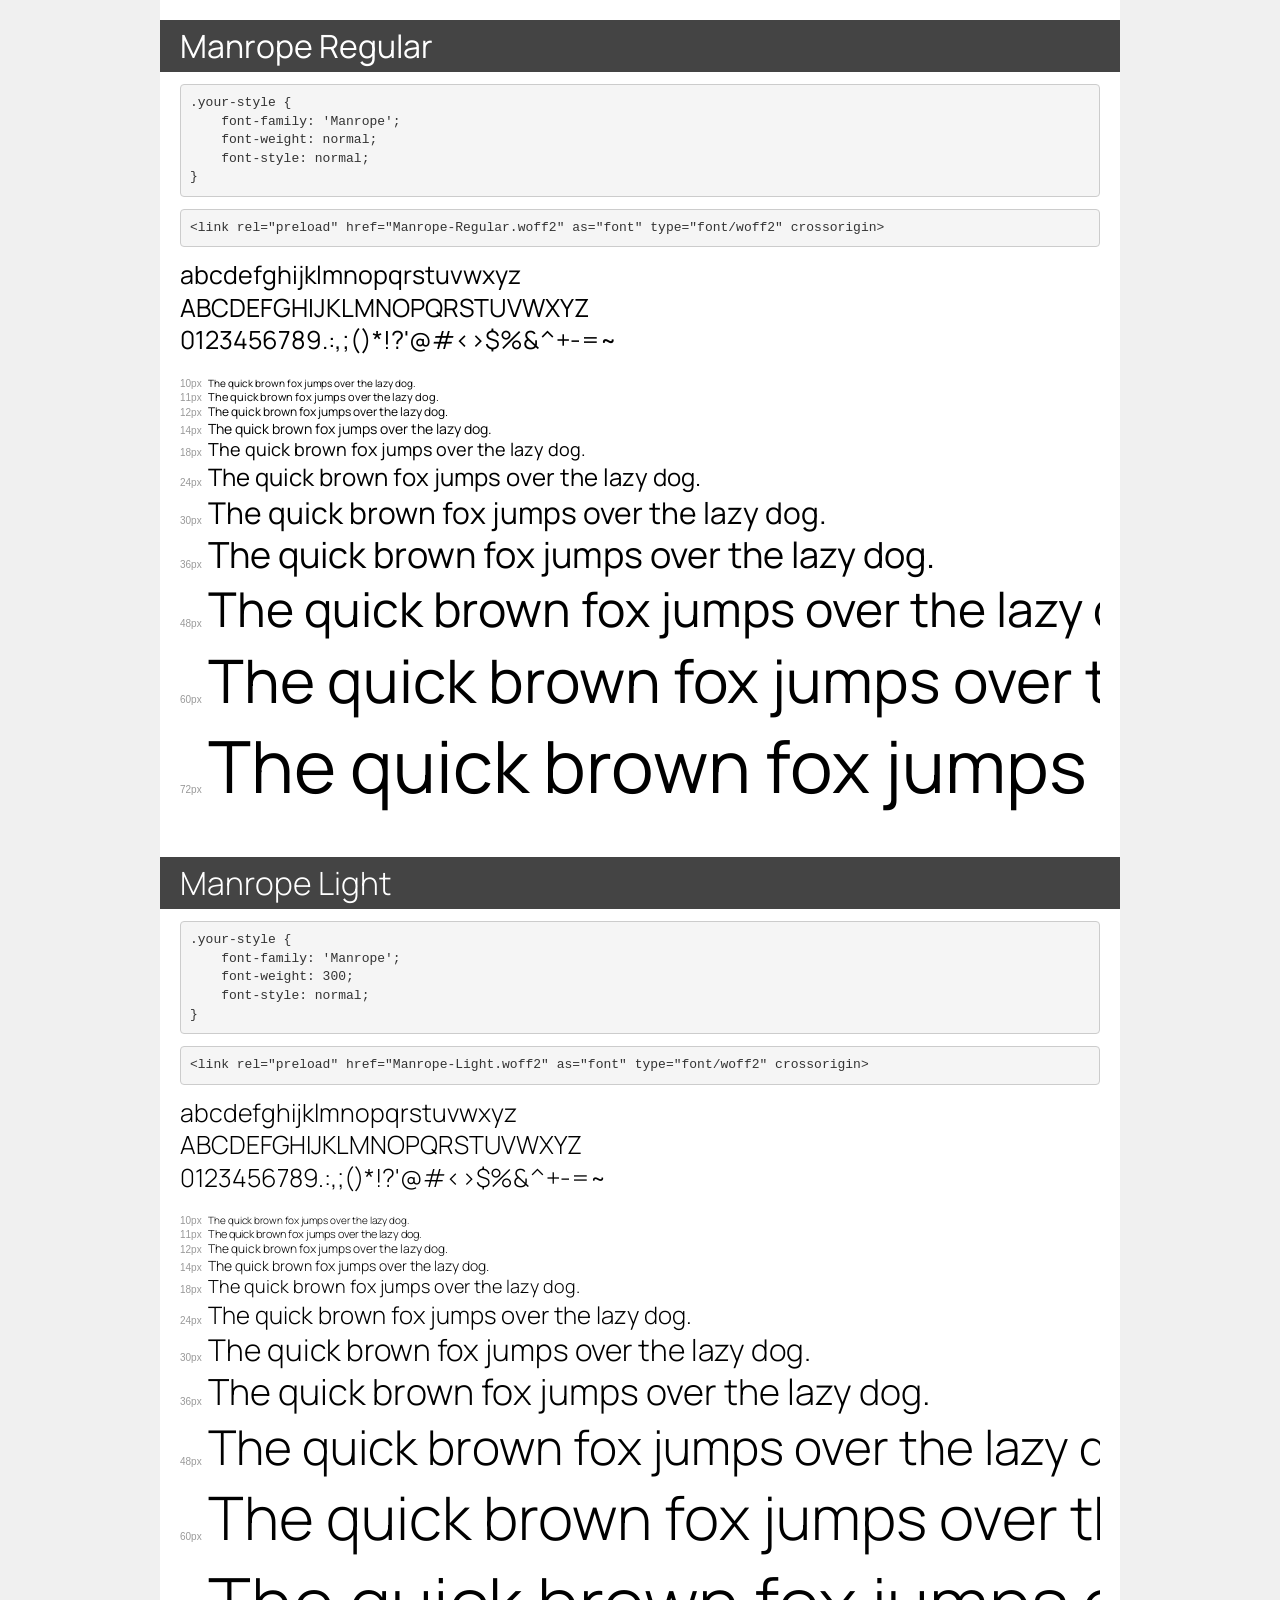
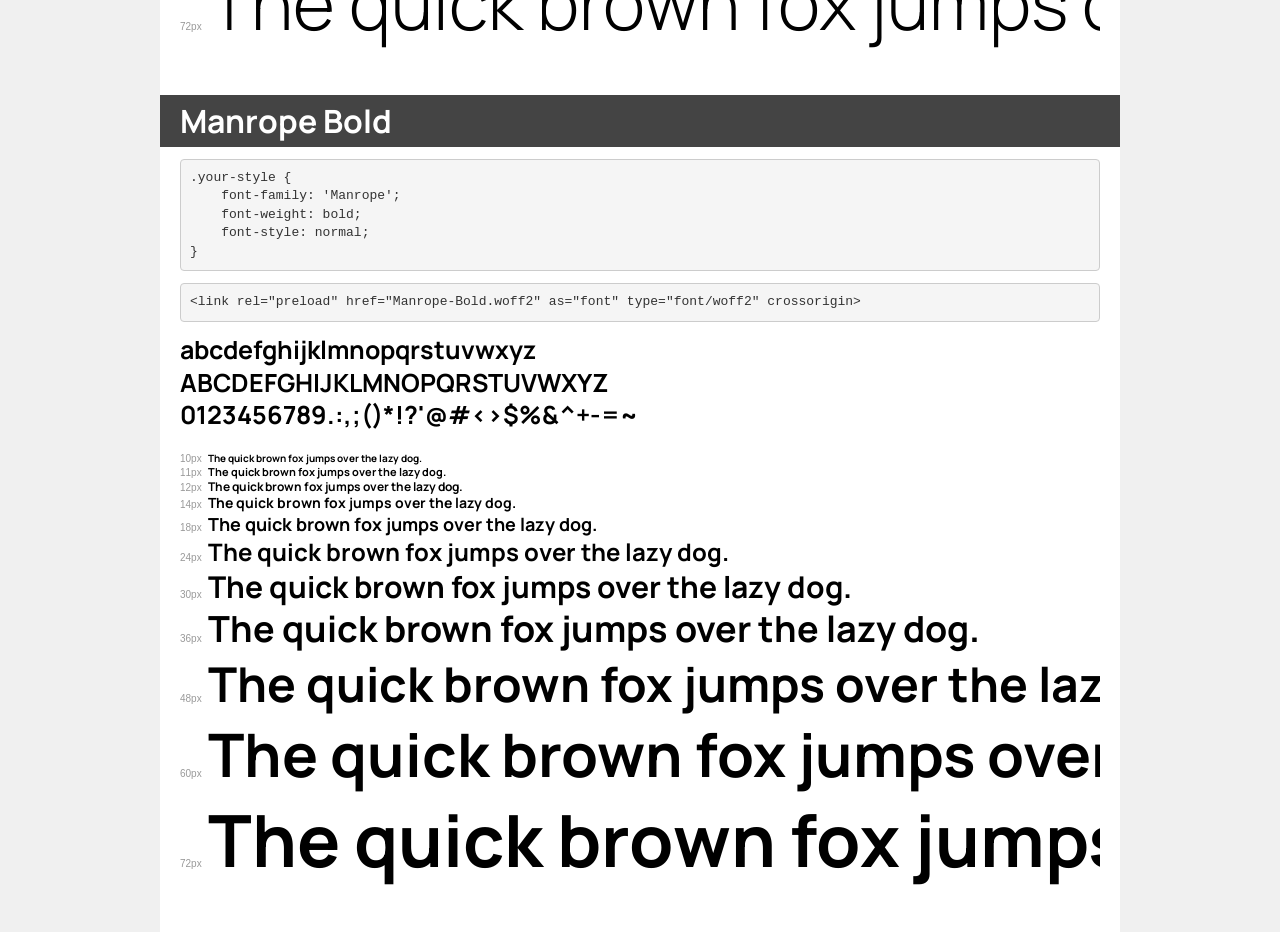
<file: src/font/fonts/Manrope/demo.html>
<!DOCTYPE html>
<html lang="en">
<head>
    <meta charset="utf-8">
    <meta http-equiv="X-UA-Compatible" content="IE=edge">
    <meta name="viewport" content="width=device-width, initial-scale=1">
    <meta name="robots" content="noindex, noarchive">
    <meta name="format-detection" content="telephone=no">
    <title>Transfonter demo</title>
    <link href="stylesheet.css" rel="stylesheet">
    <style>
        /*
        http://meyerweb.com/eric/tools/css/reset/
        v2.0 | 20110126
        License: none (public domain)
        */
        html, body, div, span, applet, object, iframe,
        h1, h2, h3, h4, h5, h6, p, blockquote, pre,
        a, abbr, acronym, address, big, cite, code,
        del, dfn, em, img, ins, kbd, q, s, samp,
        small, strike, strong, sub, sup, tt, var,
        b, u, i, center,
        dl, dt, dd, ol, ul, li,
        fieldset, form, label, legend,
        table, caption, tbody, tfoot, thead, tr, th, td,
        article, aside, canvas, details, embed,
        figure, figcaption, footer, header, hgroup,
        menu, nav, output, ruby, section, summary,
        time, mark, audio, video {
            margin: 0;
            padding: 0;
            border: 0;
            font-size: 100%;
            font: inherit;
            vertical-align: baseline;
        }
        /* HTML5 display-role reset for older browsers */
        article, aside, details, figcaption, figure,
        footer, header, hgroup, menu, nav, section {
            display: block;
        }
        body {
            line-height: 1;
        }
        ol, ul {
            list-style: none;
        }
        blockquote, q {
            quotes: none;
        }
        blockquote:before, blockquote:after,
        q:before, q:after {
            content: '';
            content: none;
        }
        table {
            border-collapse: collapse;
            border-spacing: 0;
        }
        /* demo styles */
        body {
            background: #f0f0f0;
            color: #000;
        }
        .page {
            background: #fff;
            width: 920px;
            margin: 0 auto;
            padding: 20px 20px 0 20px;
            overflow: hidden;
        }
        .font-container {
            overflow-x: auto;
            overflow-y: hidden;
            margin-bottom: 40px;
            line-height: 1.3;
            white-space: nowrap;
            padding-bottom: 5px;
        }
        h1 {
            position: relative;
            background: #444;
            font-size: 32px;
            color: #fff;
            padding: 10px 20px;
            margin: 0 -20px 12px -20px;
        }
        .letters {
            font-size: 25px;
            margin-bottom: 20px;
        }
        .s10:before {
            content: '10px';
        }
        .s11:before {
            content: '11px';
        }
        .s12:before {
            content: '12px';
        }
        .s14:before {
            content: '14px';
        }
        .s18:before {
            content: '18px';
        }
        .s24:before {
            content: '24px';
        }
        .s30:before {
            content: '30px';
        }
        .s36:before {
            content: '36px';
        }
        .s48:before {
            content: '48px';
        }
        .s60:before {
            content: '60px';
        }
        .s72:before {
            content: '72px';
        }
        .s10:before, .s11:before, .s12:before, .s14:before,
        .s18:before, .s24:before, .s30:before, .s36:before,
        .s48:before, .s60:before, .s72:before {
            font-family: Arial, sans-serif;
            font-size: 10px;
            font-weight: normal;
            font-style: normal;
            color: #999;
            padding-right: 6px;
        }
        pre {
            display: block;
            padding: 9px;
            margin: 0 0 12px;
            font-family: Monaco, Menlo, Consolas, "Courier New", monospace;
            font-size: 13px;
            line-height: 1.428571429;
            color: #333;
            font-weight: normal;
            font-style: normal;
            background-color: #f5f5f5;
            border: 1px solid #ccc;
            overflow-x: auto;
            border-radius: 4px;
        }
        /* responsive */
        @media (max-width: 959px) {
            .page {
                width: auto;
                margin: 0;
            }
        }
    </style>
</head>
<body>
<div class="page">
    <div class="demo">
        <h1 style="font-family: 'Manrope'; font-weight: normal; font-style: normal;">Manrope Regular</h1>
        <pre title="Usage">.your-style {
    font-family: 'Manrope';
    font-weight: normal;
    font-style: normal;
}</pre>
        <pre title="Preload (optional)">
&lt;link rel=&quot;preload&quot; href=&quot;Manrope-Regular.woff2&quot; as=&quot;font&quot; type=&quot;font/woff2&quot; crossorigin&gt;</pre>
        <div class="font-container" style="font-family: 'Manrope'; font-weight: normal; font-style: normal;">
            <p class="letters">
                abcdefghijklmnopqrstuvwxyz<br>
ABCDEFGHIJKLMNOPQRSTUVWXYZ<br>
                0123456789.:,;()*!?'@#&lt;&gt;$%&^+-=~
            </p>
            <p class="s10" style="font-size: 10px;">The quick brown fox jumps over the lazy dog.</p>
            <p class="s11" style="font-size: 11px;">The quick brown fox jumps over the lazy dog.</p>
            <p class="s12" style="font-size: 12px;">The quick brown fox jumps over the lazy dog.</p>
            <p class="s14" style="font-size: 14px;">The quick brown fox jumps over the lazy dog.</p>
            <p class="s18" style="font-size: 18px;">The quick brown fox jumps over the lazy dog.</p>
            <p class="s24" style="font-size: 24px;">The quick brown fox jumps over the lazy dog.</p>
            <p class="s30" style="font-size: 30px;">The quick brown fox jumps over the lazy dog.</p>
            <p class="s36" style="font-size: 36px;">The quick brown fox jumps over the lazy dog.</p>
            <p class="s48" style="font-size: 48px;">The quick brown fox jumps over the lazy dog.</p>
            <p class="s60" style="font-size: 60px;">The quick brown fox jumps over the lazy dog.</p>
            <p class="s72" style="font-size: 72px;">The quick brown fox jumps over the lazy dog.</p>
        </div>
    </div>

    <div class="demo">
        <h1 style="font-family: 'Manrope'; font-weight: 300; font-style: normal;">Manrope Light</h1>
        <pre title="Usage">.your-style {
    font-family: 'Manrope';
    font-weight: 300;
    font-style: normal;
}</pre>
        <pre title="Preload (optional)">
&lt;link rel=&quot;preload&quot; href=&quot;Manrope-Light.woff2&quot; as=&quot;font&quot; type=&quot;font/woff2&quot; crossorigin&gt;</pre>
        <div class="font-container" style="font-family: 'Manrope'; font-weight: 300; font-style: normal;">
            <p class="letters">
                abcdefghijklmnopqrstuvwxyz<br>
ABCDEFGHIJKLMNOPQRSTUVWXYZ<br>
                0123456789.:,;()*!?'@#&lt;&gt;$%&^+-=~
            </p>
            <p class="s10" style="font-size: 10px;">The quick brown fox jumps over the lazy dog.</p>
            <p class="s11" style="font-size: 11px;">The quick brown fox jumps over the lazy dog.</p>
            <p class="s12" style="font-size: 12px;">The quick brown fox jumps over the lazy dog.</p>
            <p class="s14" style="font-size: 14px;">The quick brown fox jumps over the lazy dog.</p>
            <p class="s18" style="font-size: 18px;">The quick brown fox jumps over the lazy dog.</p>
            <p class="s24" style="font-size: 24px;">The quick brown fox jumps over the lazy dog.</p>
            <p class="s30" style="font-size: 30px;">The quick brown fox jumps over the lazy dog.</p>
            <p class="s36" style="font-size: 36px;">The quick brown fox jumps over the lazy dog.</p>
            <p class="s48" style="font-size: 48px;">The quick brown fox jumps over the lazy dog.</p>
            <p class="s60" style="font-size: 60px;">The quick brown fox jumps over the lazy dog.</p>
            <p class="s72" style="font-size: 72px;">The quick brown fox jumps over the lazy dog.</p>
        </div>
    </div>

    <div class="demo">
        <h1 style="font-family: 'Manrope'; font-weight: bold; font-style: normal;">Manrope Bold</h1>
        <pre title="Usage">.your-style {
    font-family: 'Manrope';
    font-weight: bold;
    font-style: normal;
}</pre>
        <pre title="Preload (optional)">
&lt;link rel=&quot;preload&quot; href=&quot;Manrope-Bold.woff2&quot; as=&quot;font&quot; type=&quot;font/woff2&quot; crossorigin&gt;</pre>
        <div class="font-container" style="font-family: 'Manrope'; font-weight: bold; font-style: normal;">
            <p class="letters">
                abcdefghijklmnopqrstuvwxyz<br>
ABCDEFGHIJKLMNOPQRSTUVWXYZ<br>
                0123456789.:,;()*!?'@#&lt;&gt;$%&^+-=~
            </p>
            <p class="s10" style="font-size: 10px;">The quick brown fox jumps over the lazy dog.</p>
            <p class="s11" style="font-size: 11px;">The quick brown fox jumps over the lazy dog.</p>
            <p class="s12" style="font-size: 12px;">The quick brown fox jumps over the lazy dog.</p>
            <p class="s14" style="font-size: 14px;">The quick brown fox jumps over the lazy dog.</p>
            <p class="s18" style="font-size: 18px;">The quick brown fox jumps over the lazy dog.</p>
            <p class="s24" style="font-size: 24px;">The quick brown fox jumps over the lazy dog.</p>
            <p class="s30" style="font-size: 30px;">The quick brown fox jumps over the lazy dog.</p>
            <p class="s36" style="font-size: 36px;">The quick brown fox jumps over the lazy dog.</p>
            <p class="s48" style="font-size: 48px;">The quick brown fox jumps over the lazy dog.</p>
            <p class="s60" style="font-size: 60px;">The quick brown fox jumps over the lazy dog.</p>
            <p class="s72" style="font-size: 72px;">The quick brown fox jumps over the lazy dog.</p>
        </div>
    </div>

</div>
</body>
</html>
</file>
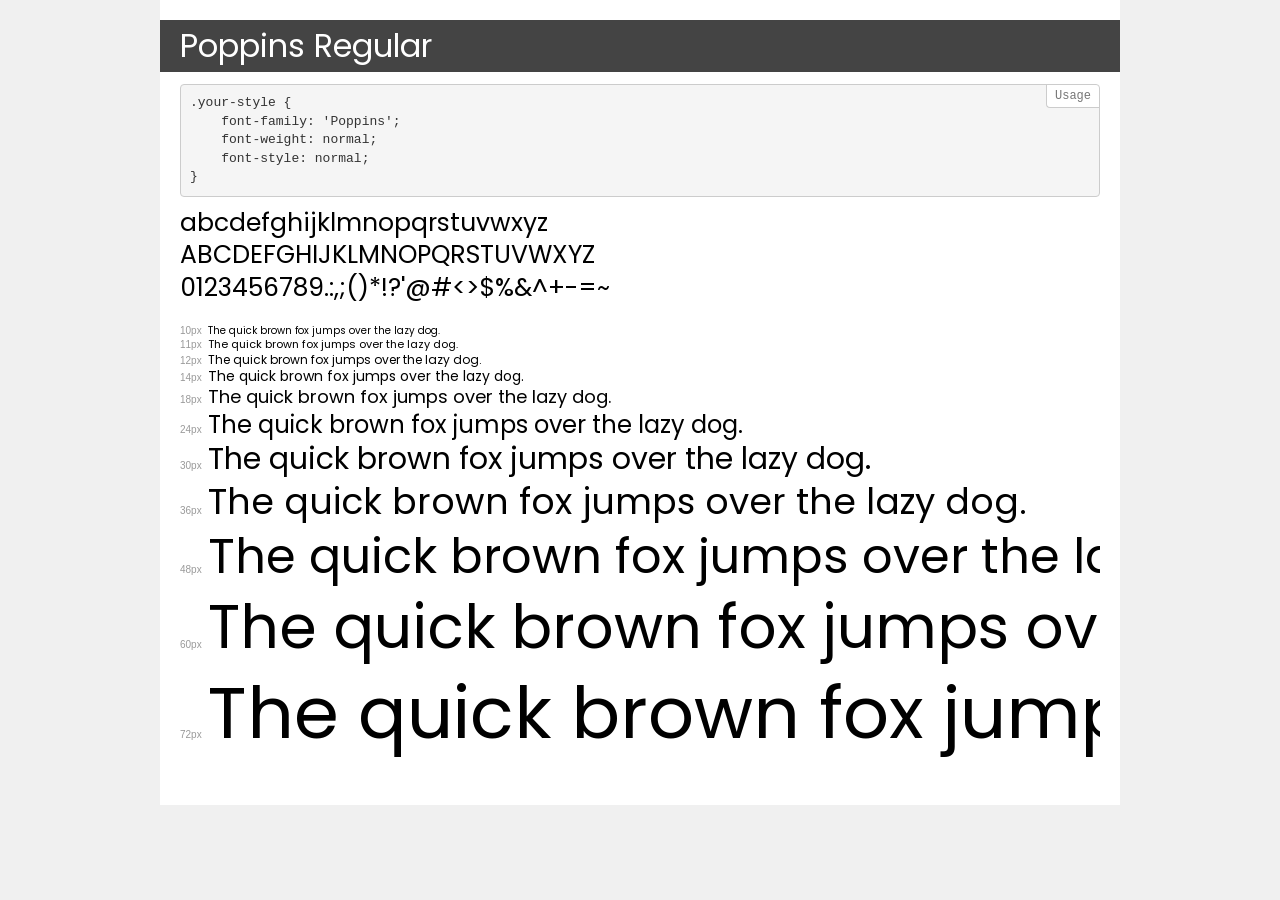
<file: src/font/fonts/Poppins/demo.html>
<!DOCTYPE html>
<html lang="en">
<head>
    <meta charset="utf-8">
    <meta http-equiv="X-UA-Compatible" content="IE=edge">
    <meta name="theme-color" content="#f1f1f1">
    <meta nanme="msapplication-navbutton-color" content="#f1f1f1">
    <meta name="apple-mobile-web-app-status-bar-style" content="#ff465b">    <meta name="viewport" content="width=device-width, initial-scale=1">
    <meta name="robots" content="noindex, noarchive">
    <meta name="format-detection" content="telephone=no">
    <title>Transfonter demo</title>
    <link href="stylesheet.css" rel="stylesheet">
    <style>
        /*
        http://meyerweb.com/eric/tools/css/reset/
        v2.0 | 20110126
        License: none (public domain)
        */
        html, body, div, span, applet, object, iframe,
        h1, h2, h3, h4, h5, h6, p, blockquote, pre,
        a, abbr, acronym, address, big, cite, code,
        del, dfn, em, img, ins, kbd, q, s, samp,
        small, strike, strong, sub, sup, tt, var,
        b, u, i, center,
        dl, dt, dd, ol, ul, li,
        fieldset, form, label, legend,
        table, caption, tbody, tfoot, thead, tr, th, td,
        article, aside, canvas, details, embed,
        figure, figcaption, footer, header, hgroup,
        menu, nav, output, ruby, section, summary,
        time, mark, audio, video {
            margin: 0;
            padding: 0;
            border: 0;
            font-size: 100%;
            font: inherit;
            vertical-align: baseline;
        }
        /* HTML5 display-role reset for older browsers */
        article, aside, details, figcaption, figure,
        footer, header, hgroup, menu, nav, section {
            display: block;
        }
        body {
            line-height: 1;
        }
        ol, ul {
            list-style: none;
        }
        blockquote, q {
            quotes: none;
        }
        blockquote:before, blockquote:after,
        q:before, q:after {
            content: '';
            content: none;
        }
        table {
            border-collapse: collapse;
            border-spacing: 0;
        }
        /* demo styles */
        body {
            background: #f0f0f0;
            color: #000;
        }
        .page {
            background: #fff;
            width: 920px;
            margin: 0 auto;
            padding: 20px 20px 0 20px;
            overflow: hidden;
        }
        .font-container {
            overflow-x: auto;
            overflow-y: hidden;
            margin-bottom: 40px;
            line-height: 1.3;
            white-space: nowrap;
            padding-bottom: 5px;
        }
        h1 {
            position: relative;
            background: #444;
            font-size: 32px;
            color: #fff;
            padding: 10px 20px;
            margin: 0 -20px 12px -20px;
        }
        .letters {
            font-size: 25px;
            margin-bottom: 20px;
        }
        .s10:before {
            content: '10px';
        }
        .s11:before {
            content: '11px';
        }
        .s12:before {
            content: '12px';
        }
        .s14:before {
            content: '14px';
        }
        .s18:before {
            content: '18px';
        }
        .s24:before {
            content: '24px';
        }
        .s30:before {
            content: '30px';
        }
        .s36:before {
            content: '36px';
        }
        .s48:before {
            content: '48px';
        }
        .s60:before {
            content: '60px';
        }
        .s72:before {
            content: '72px';
        }
        .s10:before, .s11:before, .s12:before, .s14:before,
        .s18:before, .s24:before, .s30:before, .s36:before,
        .s48:before, .s60:before, .s72:before {
            font-family: Arial, sans-serif;
            font-size: 10px;
            font-weight: normal;
            font-style: normal;
            color: #999;
            padding-right: 6px;
        }
        pre {
            display: block;
            position: relative;
            padding: 9px;
            margin: 0 0 10px;
            font-family: Monaco, Menlo, Consolas, "Courier New", monospace;
            font-size: 13px;
            line-height: 1.428571429;
            color: #333;
            font-weight: normal;
            font-style: normal;
            background-color: #f5f5f5;
            border: 1px solid #ccc;
            overflow-x: auto;
            border-radius: 4px;
        }
        pre:after {
            display: block;
            position: absolute;
            right: 0;
            top: 0;
            content: 'Usage';
            line-height: 1;
            padding: 5px 8px;
            font-size: 12px;
            color: #767676;
            background-color: #fff;
            border: 1px solid #ccc;
            border-right: none;
            border-top: none;
            border-radius: 0 4px 0 4px;
            z-index: 10;
        }
        /* responsive */
        @media (max-width: 959px) {
            .page {
                width: auto;
                margin: 0;
            }
        }
    </style>
</head>
<body>
<div class="page">
    <div class="demo">
        <h1 style="font-family: 'Poppins'; font-weight: normal; font-style: normal;">Poppins Regular</h1>
        <pre>.your-style {
    font-family: 'Poppins';
    font-weight: normal;
    font-style: normal;
}</pre>
        <div class="font-container" style="font-family: 'Poppins'; font-weight: normal; font-style: normal;">
            <p class="letters">
                abcdefghijklmnopqrstuvwxyz<br>
ABCDEFGHIJKLMNOPQRSTUVWXYZ<br>
                0123456789.:,;()*!?'@#<>$%&^+-=~
            </p>
            <p class="s10" style="font-size: 10px;">The quick brown fox jumps over the lazy dog.</p>
            <p class="s11" style="font-size: 11px;">The quick brown fox jumps over the lazy dog.</p>
            <p class="s12" style="font-size: 12px;">The quick brown fox jumps over the lazy dog.</p>
            <p class="s14" style="font-size: 14px;">The quick brown fox jumps over the lazy dog.</p>
            <p class="s18" style="font-size: 18px;">The quick brown fox jumps over the lazy dog.</p>
            <p class="s24" style="font-size: 24px;">The quick brown fox jumps over the lazy dog.</p>
            <p class="s30" style="font-size: 30px;">The quick brown fox jumps over the lazy dog.</p>
            <p class="s36" style="font-size: 36px;">The quick brown fox jumps over the lazy dog.</p>
            <p class="s48" style="font-size: 48px;">The quick brown fox jumps over the lazy dog.</p>
            <p class="s60" style="font-size: 60px;">The quick brown fox jumps over the lazy dog.</p>
            <p class="s72" style="font-size: 72px;">The quick brown fox jumps over the lazy dog.</p>
        </div>
    </div>
</div>
</body>
</html>
</file>
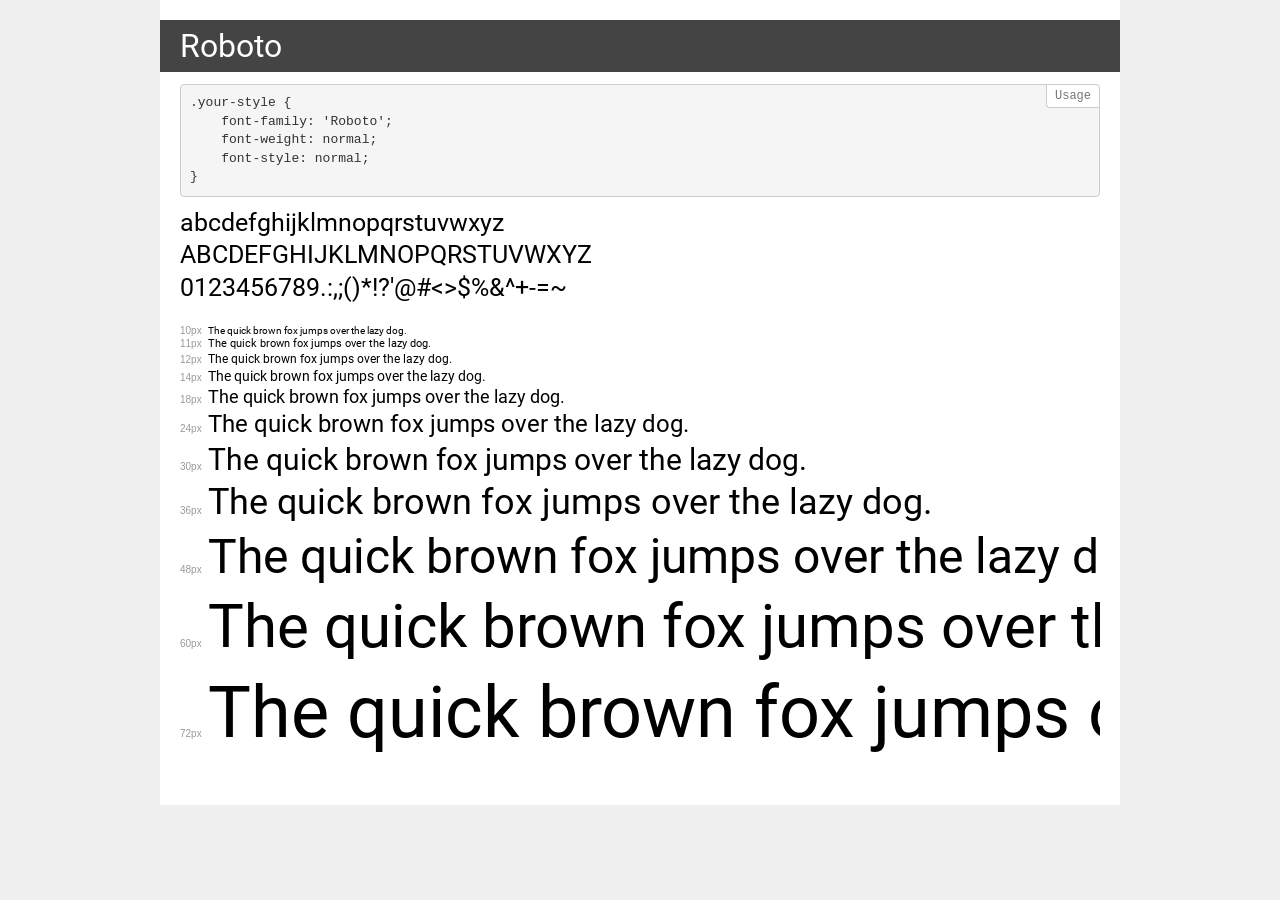
<file: src/font/fonts/Roboto/demo.html>
<!DOCTYPE html>
<html lang="en">
<head>
    <meta charset="utf-8">
    <meta http-equiv="X-UA-Compatible" content="IE=edge">
    <meta name="theme-color" content="#f1f1f1">
    <meta nanme="msapplication-navbutton-color" content="#f1f1f1">
    <meta name="apple-mobile-web-app-status-bar-style" content="#f1f1f1">    <meta name="viewport" content="width=device-width, initial-scale=1">
    <meta name="robots" content="noindex, noarchive">
    <meta name="format-detection" content="telephone=no">
    <title>Transfonter demo</title>
    <link href="stylesheet.css" rel="stylesheet">
    <style>
        /*
        http://meyerweb.com/eric/tools/css/reset/
        v2.0 | 20110126
        License: none (public domain)
        */
        html, body, div, span, applet, object, iframe,
        h1, h2, h3, h4, h5, h6, p, blockquote, pre,
        a, abbr, acronym, address, big, cite, code,
        del, dfn, em, img, ins, kbd, q, s, samp,
        small, strike, strong, sub, sup, tt, var,
        b, u, i, center,
        dl, dt, dd, ol, ul, li,
        fieldset, form, label, legend,
        table, caption, tbody, tfoot, thead, tr, th, td,
        article, aside, canvas, details, embed,
        figure, figcaption, footer, header, hgroup,
        menu, nav, output, ruby, section, summary,
        time, mark, audio, video {
            margin: 0;
            padding: 0;
            border: 0;
            font-size: 100%;
            font: inherit;
            vertical-align: baseline;
        }
        /* HTML5 display-role reset for older browsers */
        article, aside, details, figcaption, figure,
        footer, header, hgroup, menu, nav, section {
            display: block;
        }
        body {
            line-height: 1;
        }
        ol, ul {
            list-style: none;
        }
        blockquote, q {
            quotes: none;
        }
        blockquote:before, blockquote:after,
        q:before, q:after {
            content: '';
            content: none;
        }
        table {
            border-collapse: collapse;
            border-spacing: 0;
        }
        /* demo styles */
        body {
            background: #f0f0f0;
            color: #000;
        }
        .page {
            background: #fff;
            width: 920px;
            margin: 0 auto;
            padding: 20px 20px 0 20px;
            overflow: hidden;
        }
        .font-container {
            overflow-x: auto;
            overflow-y: hidden;
            margin-bottom: 40px;
            line-height: 1.3;
            white-space: nowrap;
            padding-bottom: 5px;
        }
        h1 {
            position: relative;
            background: #444;
            font-size: 32px;
            color: #fff;
            padding: 10px 20px;
            margin: 0 -20px 12px -20px;
        }
        .letters {
            font-size: 25px;
            margin-bottom: 20px;
        }
        .s10:before {
            content: '10px';
        }
        .s11:before {
            content: '11px';
        }
        .s12:before {
            content: '12px';
        }
        .s14:before {
            content: '14px';
        }
        .s18:before {
            content: '18px';
        }
        .s24:before {
            content: '24px';
        }
        .s30:before {
            content: '30px';
        }
        .s36:before {
            content: '36px';
        }
        .s48:before {
            content: '48px';
        }
        .s60:before {
            content: '60px';
        }
        .s72:before {
            content: '72px';
        }
        .s10:before, .s11:before, .s12:before, .s14:before,
        .s18:before, .s24:before, .s30:before, .s36:before,
        .s48:before, .s60:before, .s72:before {
            font-family: Arial, sans-serif;
            font-size: 10px;
            font-weight: normal;
            font-style: normal;
            color: #999;
            padding-right: 6px;
        }
        pre {
            display: block;
            position: relative;
            padding: 9px;
            margin: 0 0 10px;
            font-family: Monaco, Menlo, Consolas, "Courier New", monospace;
            font-size: 13px;
            line-height: 1.428571429;
            color: #333;
            font-weight: normal;
            font-style: normal;
            background-color: #f5f5f5;
            border: 1px solid #ccc;
            overflow-x: auto;
            border-radius: 4px;
        }
        pre:after {
            display: block;
            position: absolute;
            right: 0;
            top: 0;
            content: 'Usage';
            line-height: 1;
            padding: 5px 8px;
            font-size: 12px;
            color: #767676;
            background-color: #fff;
            border: 1px solid #ccc;
            border-right: none;
            border-top: none;
            border-radius: 0 4px 0 4px;
            z-index: 10;
        }
        /* responsive */
        @media (max-width: 959px) {
            .page {
                width: auto;
                margin: 0;
            }
        }
    </style>
</head>
<body>
<div class="page">
    <div class="demo">
        <h1 style="font-family: 'Roboto'; font-weight: normal; font-style: normal;">Roboto</h1>
        <pre>.your-style {
    font-family: 'Roboto';
    font-weight: normal;
    font-style: normal;
}</pre>
        <div class="font-container" style="font-family: 'Roboto'; font-weight: normal; font-style: normal;">
            <p class="letters">
                abcdefghijklmnopqrstuvwxyz<br>
ABCDEFGHIJKLMNOPQRSTUVWXYZ<br>
                0123456789.:,;()*!?'@#<>$%&^+-=~
            </p>
            <p class="s10" style="font-size: 10px;">The quick brown fox jumps over the lazy dog.</p>
            <p class="s11" style="font-size: 11px;">The quick brown fox jumps over the lazy dog.</p>
            <p class="s12" style="font-size: 12px;">The quick brown fox jumps over the lazy dog.</p>
            <p class="s14" style="font-size: 14px;">The quick brown fox jumps over the lazy dog.</p>
            <p class="s18" style="font-size: 18px;">The quick brown fox jumps over the lazy dog.</p>
            <p class="s24" style="font-size: 24px;">The quick brown fox jumps over the lazy dog.</p>
            <p class="s30" style="font-size: 30px;">The quick brown fox jumps over the lazy dog.</p>
            <p class="s36" style="font-size: 36px;">The quick brown fox jumps over the lazy dog.</p>
            <p class="s48" style="font-size: 48px;">The quick brown fox jumps over the lazy dog.</p>
            <p class="s60" style="font-size: 60px;">The quick brown fox jumps over the lazy dog.</p>
            <p class="s72" style="font-size: 72px;">The quick brown fox jumps over the lazy dog.</p>
        </div>
    </div>
</div>
</body>
</html>
</file>
<file: src/font/fonts/Manrope/stylesheet.css>
@font-face {
    font-family: 'Manrope';
    src: url('Manrope-Regular.woff2') format('woff2'),
        url('Manrope-Regular.woff') format('woff');
    font-weight: normal;
    font-style: normal;
    font-display: swap;
}

@font-face {
    font-family: 'Manrope';
    src: url('Manrope-Light.woff2') format('woff2'),
        url('Manrope-Light.woff') format('woff');
    font-weight: 300;
    font-style: normal;
    font-display: swap;
}

@font-face {
    font-family: 'Manrope';
    src: url('Manrope-Bold.woff2') format('woff2'),
        url('Manrope-Bold.woff') format('woff');
    font-weight: bold;
    font-style: normal;
    font-display: swap;
}
</file>
<file: src/font/fonts/Poppins/stylesheet.css>
@font-face {
    font-family: 'Poppins';
    src: url('Poppins-Regular.eot');
    src: url('Poppins-Regular.eot?#iefix') format('embedded-opentype'),
        url('Poppins-Regular.woff2') format('woff2'),
        url('Poppins-Regular.woff') format('woff'),
        url('Poppins-Regular.ttf') format('truetype'),
        url('Poppins-Regular.svg#Poppins-Regular') format('svg');
    font-weight: normal;
    font-style: normal;
    font-display: swap;
}
</file>
<file: src/font/fonts/Roboto/stylesheet.css>
@font-face {
    font-family: 'Roboto';
    src: url('Roboto-Regular.eot');
    src: url('Roboto-Regular.eot?#iefix') format('embedded-opentype'),
        url('Roboto-Regular.woff2') format('woff2'),
        url('Roboto-Regular.woff') format('woff'),
        url('Roboto-Regular.ttf') format('truetype'),
        url('Roboto-Regular.svg#Roboto-Regular') format('svg');
    font-weight: normal;
    font-style: normal;
    font-display: swap;
}
</file>
